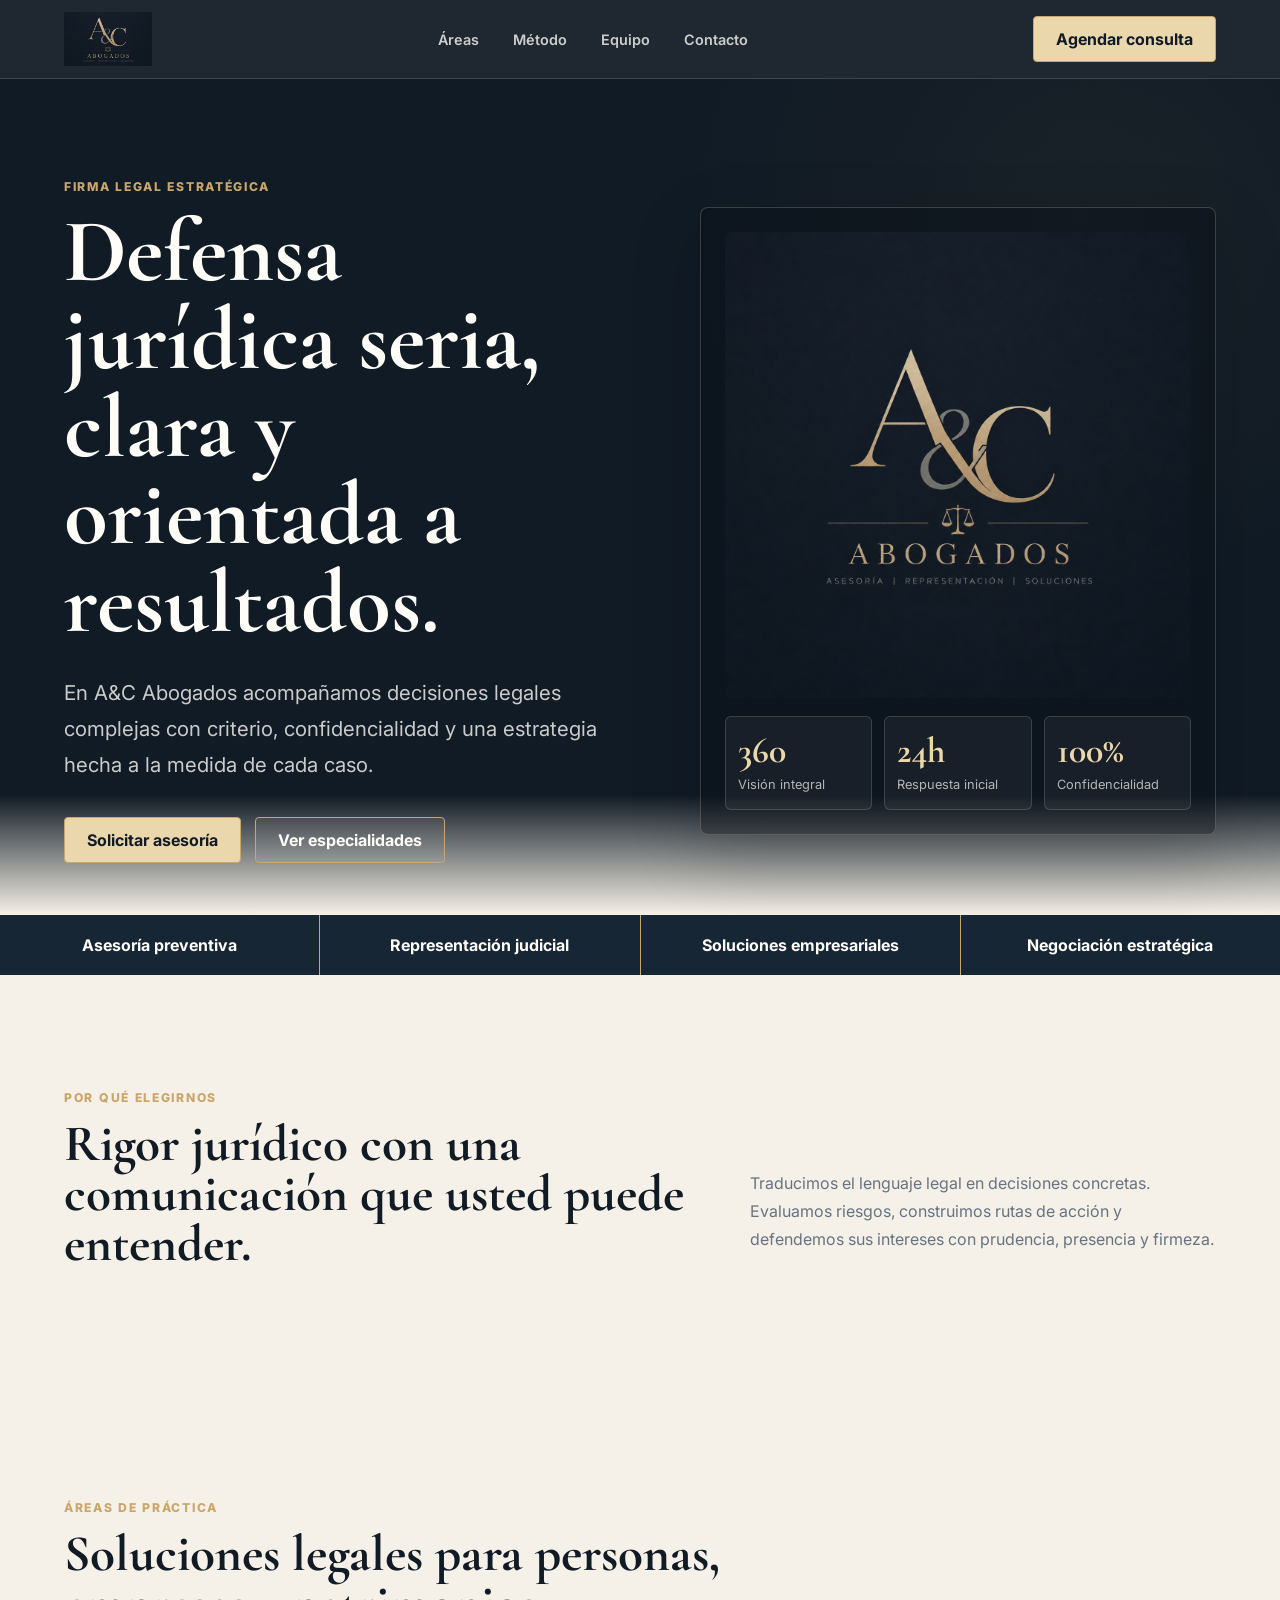
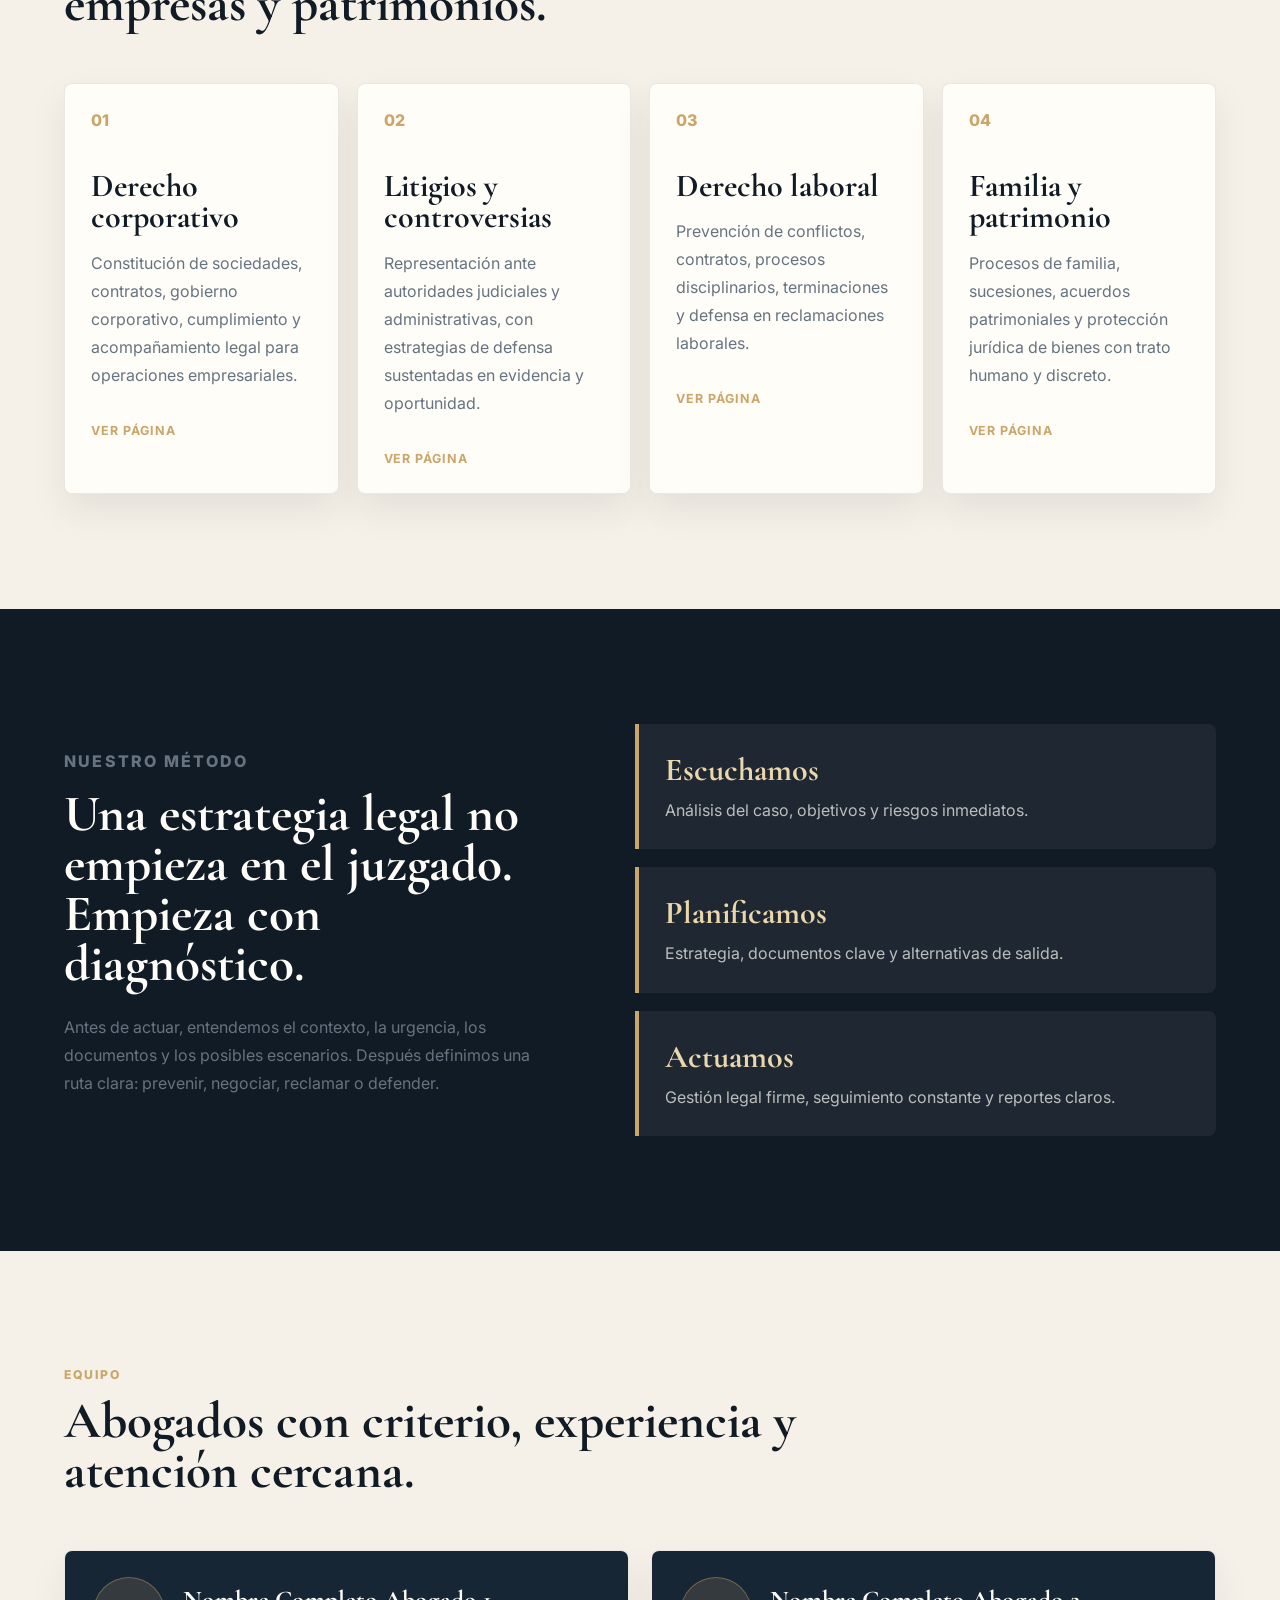
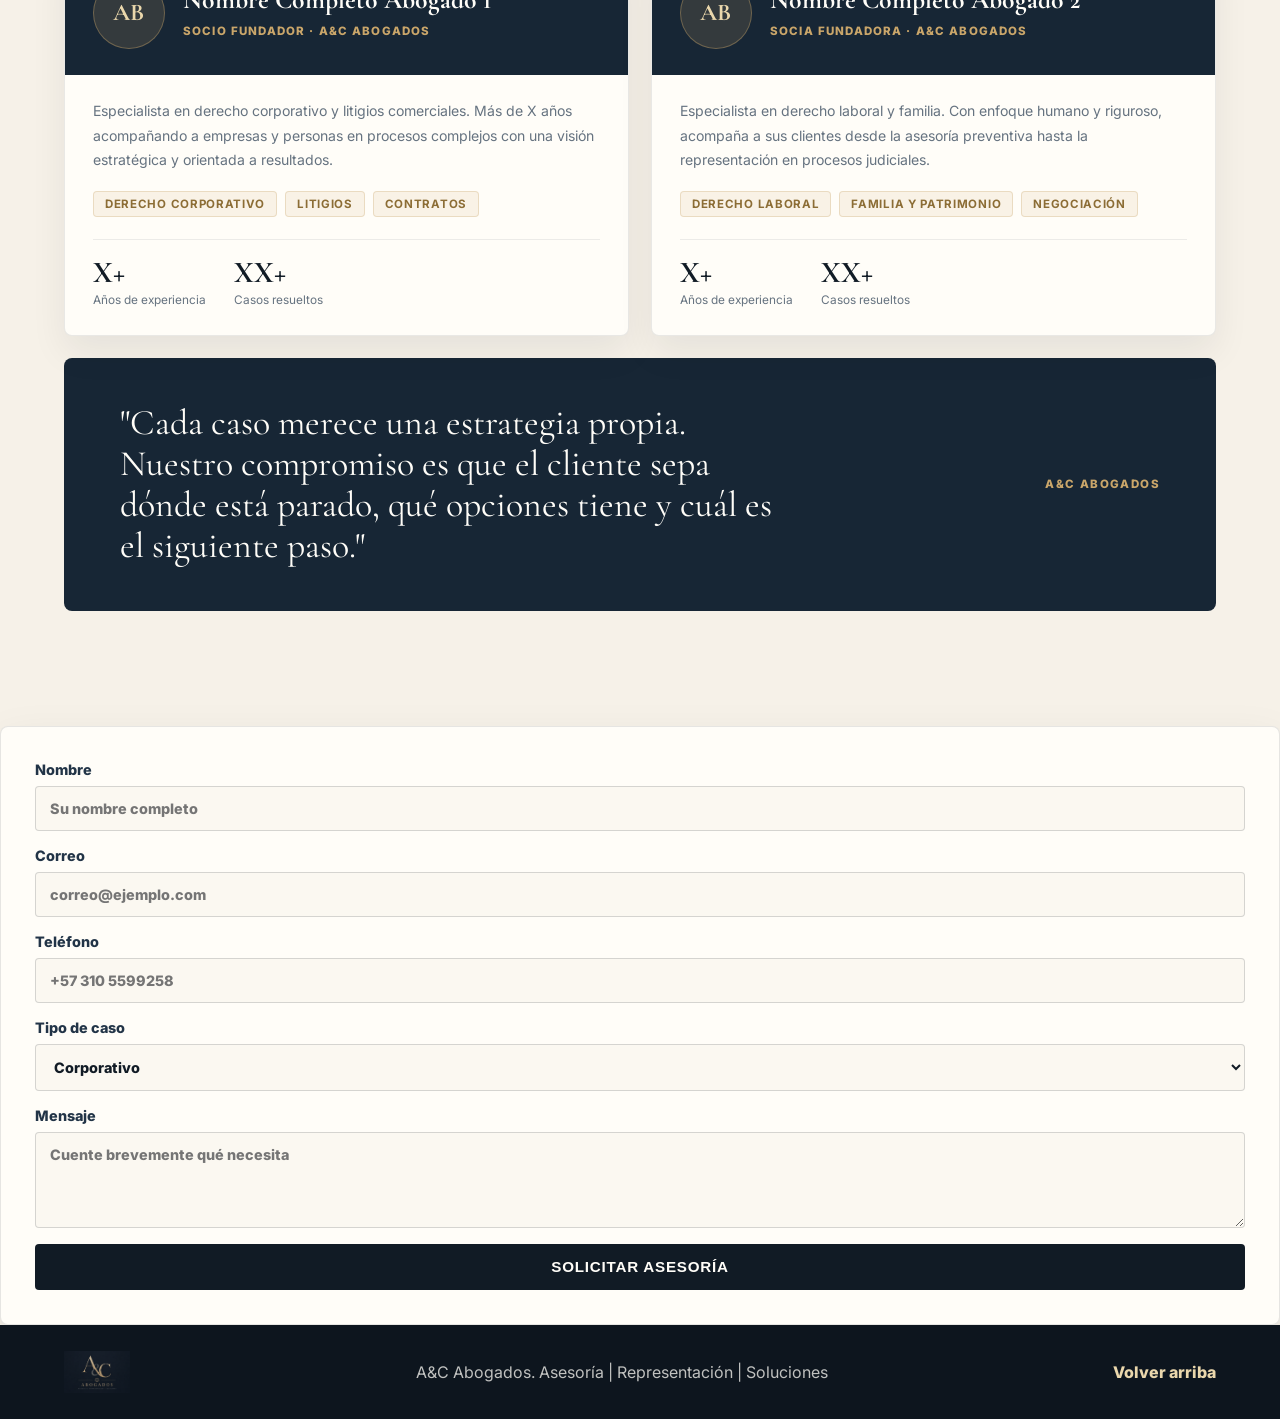
<file: index.html>
<!DOCTYPE html>
<html lang="es">
  <head>
    <meta charset="UTF-8" />
    <meta name="viewport" content="width=device-width, initial-scale=1.0" />
    <title>A&amp;C Abogados | Asesoría, representación y soluciones</title>
    <link rel="preconnect" href="https://fonts.googleapis.com" />
    <link rel="preconnect" href="https://fonts.gstatic.com" crossorigin />
    <link
      href="https://fonts.googleapis.com/css2?family=Cormorant+Garamond:wght@600;700&family=Inter:wght@400;500;600;700&display=swap"
      rel="stylesheet"
    />
    <link rel="stylesheet" href="styles.css" />
  </head>
  <body>
    <header class="site-header">
      <a class="brand" href="#inicio" aria-label="A&C Abogados">
        <img src="./A%26C.png" alt="Logo de A&C Abogados" />
      </a>
      <nav class="main-nav" aria-label="Navegación principal">
        <a href="#areas">Áreas</a>
        <a href="#metodo">Método</a>
        <a href="#equipo">Equipo</a>
        <a href="#contacto">Contacto</a>
      </nav>
      <a class="header-action" href="#contacto">Agendar consulta</a>
    </header>
 
    <main id="inicio">
      <section class="hero">
        <div class="hero-copy">
          <p class="eyebrow">Firma legal estratégica</p>
          <h1>Defensa jurídica seria, clara y orientada a resultados.</h1>
          <p class="hero-text">
            En A&amp;C Abogados acompañamos decisiones legales complejas con criterio,
            confidencialidad y una estrategia hecha a la medida de cada caso.
          </p>
          <div class="hero-actions">
            <a class="button primary" href="#contacto">Solicitar asesoría</a>
            <a class="button secondary" href="#areas">Ver especialidades</a>
          </div>
        </div>
 
        <div class="hero-panel" aria-label="Identidad de A&C Abogados">
          <img src="./A%26C.png" alt="A&C Abogados" />
          <div class="hero-stats">
            <div>
              <strong>360</strong>
              <span>Visión integral</span>
            </div>
            <div>
              <strong>24h</strong>
              <span>Respuesta inicial</span>
            </div>
            <div>
              <strong>100%</strong>
              <span>Confidencialidad</span>
            </div>
          </div>
        </div>
      </section>
 
      <section class="trust-bar" aria-label="Principios de servicio">
        <span>Asesoría preventiva</span>
        <span>Representación judicial</span>
        <span>Soluciones empresariales</span>
        <span>Negociación estratégica</span>
      </section>
 
      <section class="section intro reveal">
        <div>
          <p class="eyebrow">Por qué elegirnos</p>
          <h2>Rigor jurídico con una comunicación que usted puede entender.</h2>
        </div>
        <p>
          Traducimos el lenguaje legal en decisiones concretas. Evaluamos riesgos,
          construimos rutas de acción y defendemos sus intereses con prudencia,
          presencia y firmeza.
        </p>
      </section>
 
      <section class="section reveal" id="areas">
        <div class="section-heading">
          <p class="eyebrow">Áreas de práctica</p>
          <h2>Soluciones legales para personas, empresas y patrimonios.</h2>
        </div>
 
        <div class="practice-grid">
          <a class="practice-card reveal-card" href="derecho-corporativo.html">
            <span>01</span>
            <h3>Derecho corporativo</h3>
            <p>
              Constitución de sociedades, contratos, gobierno corporativo,
              cumplimiento y acompañamiento legal para operaciones empresariales.
            </p>
            <strong>Ver página</strong>
          </a>
          <a class="practice-card reveal-card" href="litigios.html">
            <span>02</span>
            <h3>Litigios y controversias</h3>
            <p>
              Representación ante autoridades judiciales y administrativas, con
              estrategias de defensa sustentadas en evidencia y oportunidad.
            </p>
            <strong>Ver página</strong>
          </a>
          <a class="practice-card reveal-card" href="derecho-laboral.html">
            <span>03</span>
            <h3>Derecho laboral</h3>
            <p>
              Prevención de conflictos, contratos, procesos disciplinarios,
              terminaciones y defensa en reclamaciones laborales.
            </p>
            <strong>Ver página</strong>
          </a>
          <a class="practice-card reveal-card" href="familia-patrimonio.html">
            <span>04</span>
            <h3>Familia y patrimonio</h3>
            <p>
              Procesos de familia, sucesiones, acuerdos patrimoniales y protección
              jurídica de bienes con trato humano y discreto.
            </p>
            <strong>Ver página</strong>
          </a>
        </div>
      </section>
 
      <section class="method reveal" id="metodo">
        <div class="method-copy">
          <p class="eyebrow">Nuestro método</p>
          <h2>Una estrategia legal no empieza en el juzgado. Empieza con diagnóstico.</h2>
          <p>
            Antes de actuar, entendemos el contexto, la urgencia, los documentos y
            los posibles escenarios. Después definimos una ruta clara: prevenir,
            negociar, reclamar o defender.
          </p>
        </div>
        <ol class="timeline">
          <li>
            <strong>Escuchamos</strong>
            <span>Análisis del caso, objetivos y riesgos inmediatos.</span>
          </li>
          <li>
            <strong>Planificamos</strong>
            <span>Estrategia, documentos clave y alternativas de salida.</span>
          </li>
          <li>
            <strong>Actuamos</strong>
            <span>Gestión legal firme, seguimiento constante y reportes claros.</span>
          </li>
        </ol>
      </section>
 
      <!-- ============================================================
           SECCIÓN EQUIPO — NUEVA
           ============================================================
           INSTRUCCIONES PARA EDITAR:
           - Cambia "Nombre Completo Abogado" por el nombre real de cada abogado.
           - Cambia las iniciales dentro de <div class="lawyer-avatar"> (ej: "JG" para Juan García).
           - Cambia el texto del <span> debajo del nombre (cargo / especialidad).
           - Reemplaza el <p class="lawyer-bio"> con la biografía real de cada abogado.
           - En <div class="lawyer-tags"> agrega o quita <span class="lawyer-tag"> según las áreas del abogado.
           - En <div class="lawyer-stats"> ajusta los números de años y casos.
           - Si tienes foto: reemplaza <div class="lawyer-avatar">XX</div>
             por <img class="lawyer-avatar-img" src="./foto-abogado1.jpg" alt="Nombre Abogado">
             y ajusta el CSS (ver styles.css, sección "EQUIPO").
      ============================================================ -->
      <section class="section team reveal" id="equipo">
        <div class="section-heading">
          <p class="eyebrow">Equipo</p>
          <h2>Abogados con criterio, experiencia y atención cercana.</h2>
        </div>
 
        <div class="lawyers-grid">
 
          <!-- ── ABOGADO 1 ── Edita los datos entre estos comentarios -->
          <article class="lawyer-card reveal-card">
            <div class="lawyer-card-top">
              <!-- Cambia las iniciales "AB" por las del abogado, ej: "JG" -->
              <div class="lawyer-avatar">AB</div>
              <div class="lawyer-meta">
                <!-- Cambia por el nombre real -->
                <h3>Nombre Completo Abogado 1</h3>
                <!-- Cambia por el cargo o especialidad principal -->
                <span class="lawyer-role">Socio fundador · A&amp;C Abogados</span>
              </div>
            </div>
            <div class="lawyer-card-body">
              <!-- Escribe aquí la biografía breve (2-3 oraciones) -->
              <p class="lawyer-bio">
                Especialista en derecho corporativo y litigios comerciales.
                Más de X años acompañando a empresas y personas en procesos
                complejos con una visión estratégica y orientada a resultados.
              </p>
              <!-- Agrega o quita etiquetas según las áreas de práctica del abogado -->
              <div class="lawyer-tags">
                <span class="lawyer-tag">Derecho corporativo</span>
                <span class="lawyer-tag">Litigios</span>
                <span class="lawyer-tag">Contratos</span>
              </div>
              <!-- Actualiza los números de experiencia y casos -->
              <div class="lawyer-stats">
                <div class="lawyer-stat">
                  <strong>X+</strong>
                  <span>Años de experiencia</span>
                </div>
                <div class="lawyer-stat">
                  <strong>XX+</strong>
                  <span>Casos resueltos</span>
                </div>
              </div>
            </div>
          </article>
          <!-- ── FIN ABOGADO 1 ── -->
 
          <!-- ── ABOGADO 2 ── Edita los datos entre estos comentarios -->
          <article class="lawyer-card reveal-card">
            <div class="lawyer-card-top">
              <!-- Cambia las iniciales "AB" por las del abogado, ej: "MC" -->
              <div class="lawyer-avatar">AB</div>
              <div class="lawyer-meta">
                <!-- Cambia por el nombre real -->
                <h3>Nombre Completo Abogado 2</h3>
                <!-- Cambia por el cargo o especialidad principal -->
                <span class="lawyer-role">Socia fundadora · A&amp;C Abogados</span>
              </div>
            </div>
            <div class="lawyer-card-body">
              <!-- Escribe aquí la biografía breve (2-3 oraciones) -->
              <p class="lawyer-bio">
                Especialista en derecho laboral y familia. Con enfoque humano
                y riguroso, acompaña a sus clientes desde la asesoría preventiva
                hasta la representación en procesos judiciales.
              </p>
              <!-- Agrega o quita etiquetas según las áreas de práctica del abogado -->
              <div class="lawyer-tags">
                <span class="lawyer-tag">Derecho laboral</span>
                <span class="lawyer-tag">Familia y patrimonio</span>
                <span class="lawyer-tag">Negociación</span>
              </div>
              <!-- Actualiza los números de experiencia y casos -->
              <div class="lawyer-stats">
                <div class="lawyer-stat">
                  <strong>X+</strong>
                  <span>Años de experiencia</span>
                </div>
                <div class="lawyer-stat">
                  <strong>XX+</strong>
                  <span>Casos resueltos</span>
                </div>
              </div>
            </div>
          </article>
          <!-- ── FIN ABOGADO 2 ── -->
 
        </div>
 
        <!-- Cita de la firma — puedes editar el texto entre comillas -->
        <div class="team-quote-block">
          <p>
            "Cada caso merece una estrategia propia. Nuestro compromiso es que
            el cliente sepa dónde está parado, qué opciones tiene y cuál es el
            siguiente paso."
          </p>
          <span>A&amp;C Abogados</span>
        </div>
 
      </section>
      <!-- ============================================================
           FIN SECCIÓN EQUIPO
      ============================================================ -->
 
      <form class="contact-form" id="contactForm">
         <label>
           Nombre
         <input
            type="text"
            id="nombre"
            placeholder="Su nombre completo"
            required
             />
          </label>

  <label>
    Correo
    <input
      type="email"
      id="correo"
      placeholder="correo@ejemplo.com"
      required
    />
  </label>

  <label>
    Teléfono
    <input
      type="tel"
      id="telefono"
      placeholder="+57 310 5599258"
      required
    />
  </label>

  <label>
    Tipo de caso
    <select id="caso">
      <option>Corporativo</option>
      <option>Litigio</option>
      <option>Laboral</option>
      <option>Familia y patrimonio</option>
    </select>
  </label>

  <label>
    Mensaje
    <textarea
      id="mensaje"
      rows="4"
      placeholder="Cuente brevemente qué necesita"
    ></textarea>
      </label>

      <button type="button" onclick="enviarWhatsApp()">
       Solicitar asesoría
      </button>
      </form>
      </section>
    </main>
 
    <footer class="site-footer">
      <img src="./A%26C.png" alt="A&C Abogados" />
      <p>A&amp;C Abogados. Asesoría | Representación | Soluciones</p>
      <a href="#inicio">Volver arriba</a>
    </footer>
    <script src="script.js"></script>
  </body>
</html>
</file>
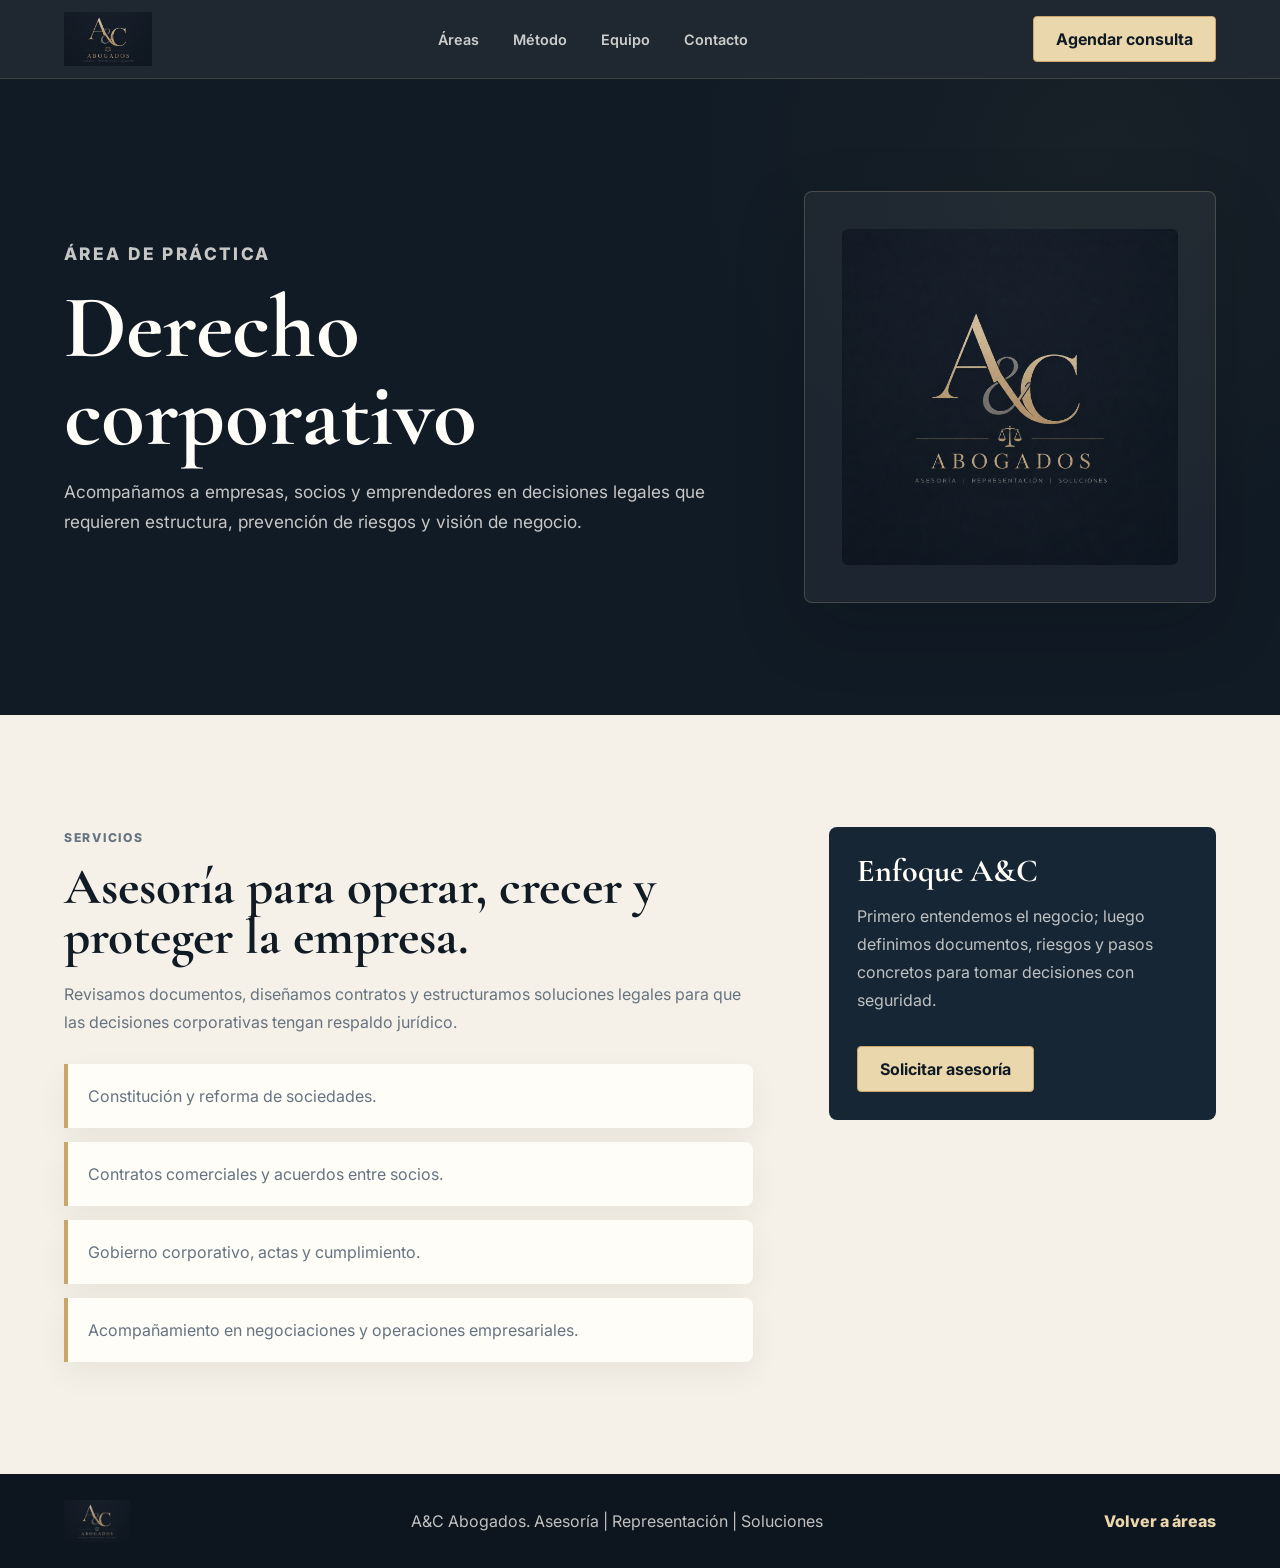
<file: derecho-corporativo.html>
<!DOCTYPE html>
<html lang="es">
  <head>
    <meta charset="UTF-8" />
    <meta name="viewport" content="width=device-width, initial-scale=1.0" />
    <title>Derecho corporativo | A&amp;C Abogados</title>
    <link rel="preconnect" href="https://fonts.googleapis.com" />
    <link rel="preconnect" href="https://fonts.gstatic.com" crossorigin />
    <link
      href="https://fonts.googleapis.com/css2?family=Cormorant+Garamond:wght@600;700&family=Inter:wght@400;500;600;700&display=swap"
      rel="stylesheet"
    />
    <link rel="stylesheet" href="styles.css" />
  </head>
  <body>
    <header class="site-header">
      <a class="brand" href="index.html#inicio" aria-label="A&C Abogados">
        <img src="./A%26C.png" alt="Logo de A&C Abogados" />
      </a>
      <nav class="main-nav" aria-label="Navegación principal">
        <a href="index.html#areas">Áreas</a>
        <a href="index.html#metodo">Método</a>
        <a href="index.html#equipo">Equipo</a>
        <a href="index.html#contacto">Contacto</a>
      </nav>
      <a class="header-action" href="index.html#contacto">Agendar consulta</a>
    </header>

    <main>
      <section class="detail-hero">
        <div>
          <p class="eyebrow">Área de práctica</p>
          <h1>Derecho corporativo</h1>
          <p>
            Acompañamos a empresas, socios y emprendedores en decisiones legales
            que requieren estructura, prevención de riesgos y visión de negocio.
          </p>
        </div>
        <div class="detail-mark">
          <img src="./A%26C.png" alt="A&C Abogados" />
        </div>
      </section>

      <section class="detail-content reveal">
        <div>
          <p class="eyebrow">Servicios</p>
          <h2>Asesoría para operar, crecer y proteger la empresa.</h2>
          <p>
            Revisamos documentos, diseñamos contratos y estructuramos soluciones
            legales para que las decisiones corporativas tengan respaldo jurídico.
          </p>
          <ul class="detail-list">
            <li>Constitución y reforma de sociedades.</li>
            <li>Contratos comerciales y acuerdos entre socios.</li>
            <li>Gobierno corporativo, actas y cumplimiento.</li>
            <li>Acompañamiento en negociaciones y operaciones empresariales.</li>
          </ul>
        </div>
        <aside class="detail-side">
          <h3>Enfoque A&amp;C</h3>
          <p>
            Primero entendemos el negocio; luego definimos documentos, riesgos y
            pasos concretos para tomar decisiones con seguridad.
          </p>
          <a class="button primary" href="index.html#contacto">Solicitar asesoría</a>
        </aside>
      </section>
    </main>

    <footer class="site-footer">
      <img src="./A%26C.png" alt="A&C Abogados" />
      <p>A&amp;C Abogados. Asesoría | Representación | Soluciones</p>
      <a href="index.html#areas">Volver a áreas</a>
    </footer>
    <script src="script.js"></script>
  </body>
</html>
</file>
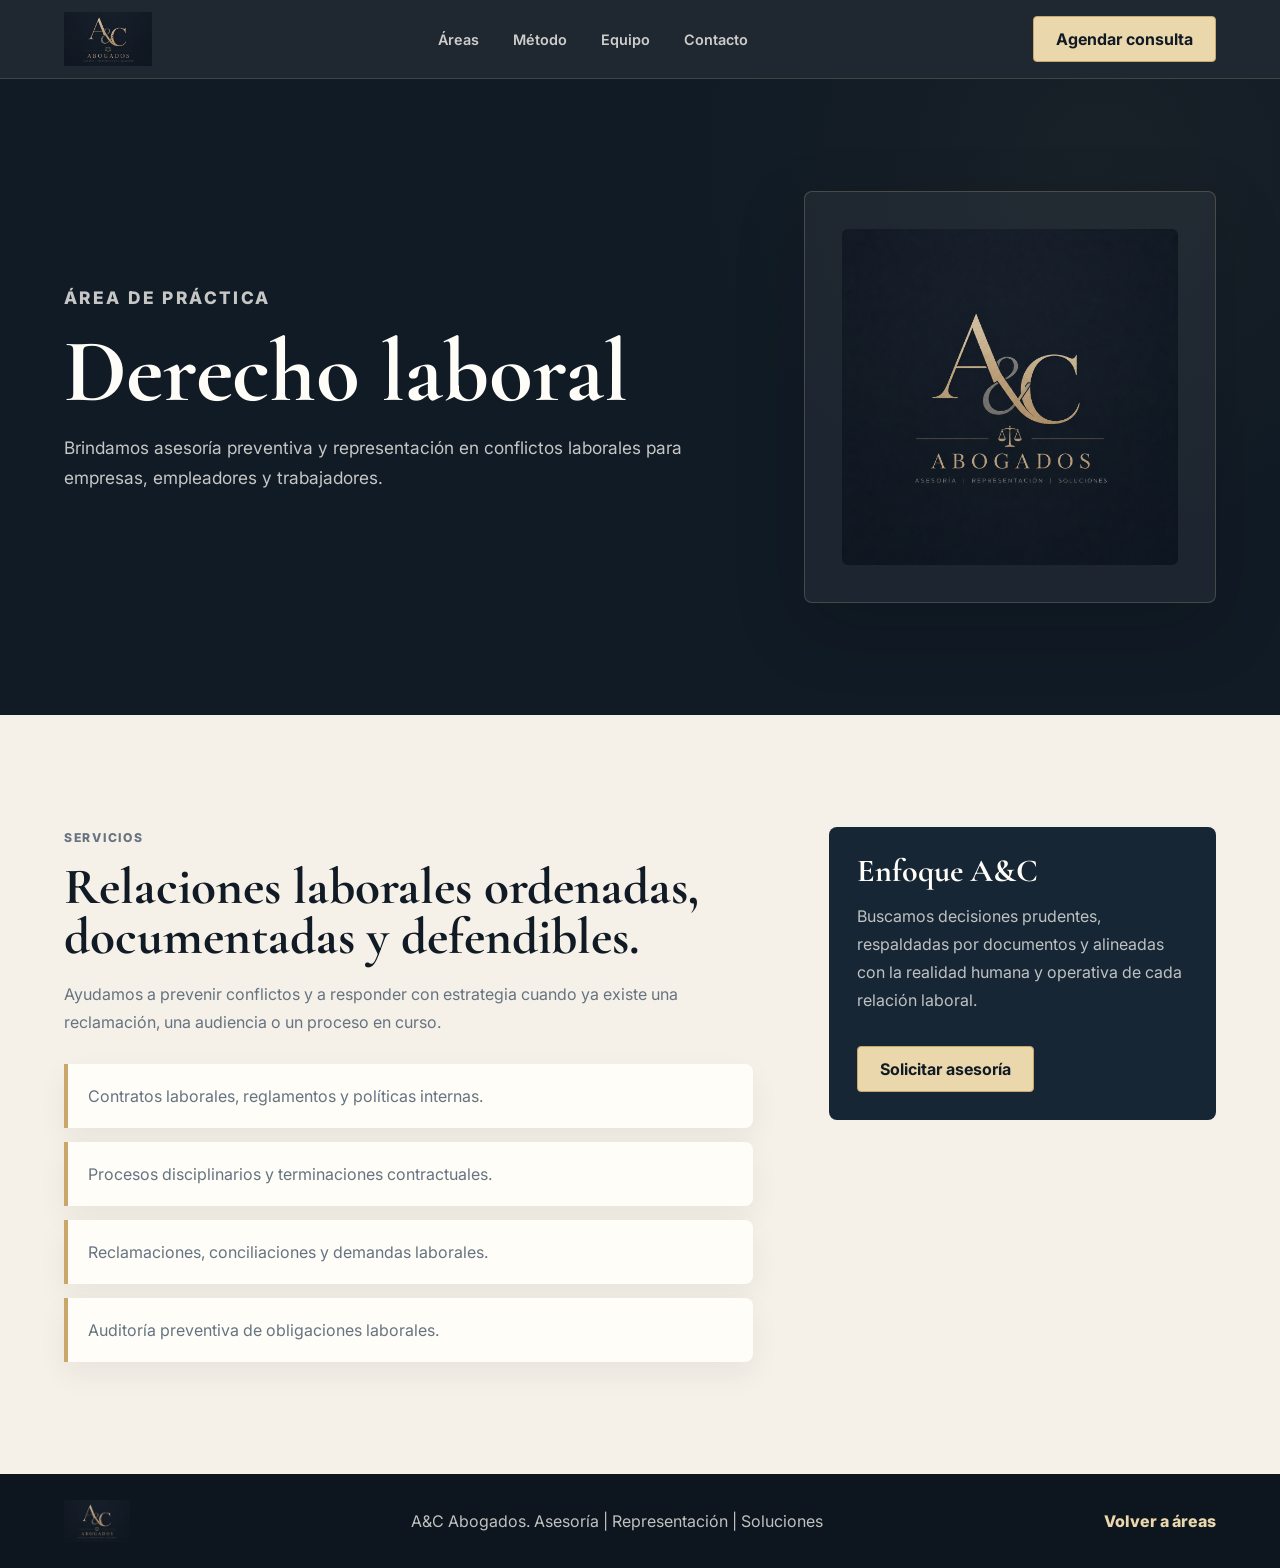
<file: derecho-laboral.html>
<!DOCTYPE html>
<html lang="es">
  <head>
    <meta charset="UTF-8" />
    <meta name="viewport" content="width=device-width, initial-scale=1.0" />
    <title>Derecho laboral | A&amp;C Abogados</title>
    <link rel="preconnect" href="https://fonts.googleapis.com" />
    <link rel="preconnect" href="https://fonts.gstatic.com" crossorigin />
    <link
      href="https://fonts.googleapis.com/css2?family=Cormorant+Garamond:wght@600;700&family=Inter:wght@400;500;600;700&display=swap"
      rel="stylesheet"
    />
    <link rel="stylesheet" href="styles.css" />
  </head>
  <body>
    <header class="site-header">
      <a class="brand" href="index.html#inicio" aria-label="A&C Abogados">
        <img src="./A%26C.png" alt="Logo de A&C Abogados" />
      </a>
      <nav class="main-nav" aria-label="Navegación principal">
        <a href="index.html#areas">Áreas</a>
        <a href="index.html#metodo">Método</a>
        <a href="index.html#equipo">Equipo</a>
        <a href="index.html#contacto">Contacto</a>
      </nav>
      <a class="header-action" href="index.html#contacto">Agendar consulta</a>
    </header>

    <main>
      <section class="detail-hero">
        <div>
          <p class="eyebrow">Área de práctica</p>
          <h1>Derecho laboral</h1>
          <p>
            Brindamos asesoría preventiva y representación en conflictos
            laborales para empresas, empleadores y trabajadores.
          </p>
        </div>
        <div class="detail-mark">
          <img src="./A%26C.png" alt="A&C Abogados" />
        </div>
      </section>

      <section class="detail-content reveal">
        <div>
          <p class="eyebrow">Servicios</p>
          <h2>Relaciones laborales ordenadas, documentadas y defendibles.</h2>
          <p>
            Ayudamos a prevenir conflictos y a responder con estrategia cuando
            ya existe una reclamación, una audiencia o un proceso en curso.
          </p>
          <ul class="detail-list">
            <li>Contratos laborales, reglamentos y políticas internas.</li>
            <li>Procesos disciplinarios y terminaciones contractuales.</li>
            <li>Reclamaciones, conciliaciones y demandas laborales.</li>
            <li>Auditoría preventiva de obligaciones laborales.</li>
          </ul>
        </div>
        <aside class="detail-side">
          <h3>Enfoque A&amp;C</h3>
          <p>
            Buscamos decisiones prudentes, respaldadas por documentos y alineadas
            con la realidad humana y operativa de cada relación laboral.
          </p>
          <a class="button primary" href="index.html#contacto">Solicitar asesoría</a>
        </aside>
      </section>
    </main>

    <footer class="site-footer">
      <img src="./A%26C.png" alt="A&C Abogados" />
      <p>A&amp;C Abogados. Asesoría | Representación | Soluciones</p>
      <a href="index.html#areas">Volver a áreas</a>
    </footer>
    <script src="script.js"></script>
  </body>
</html>
</file>
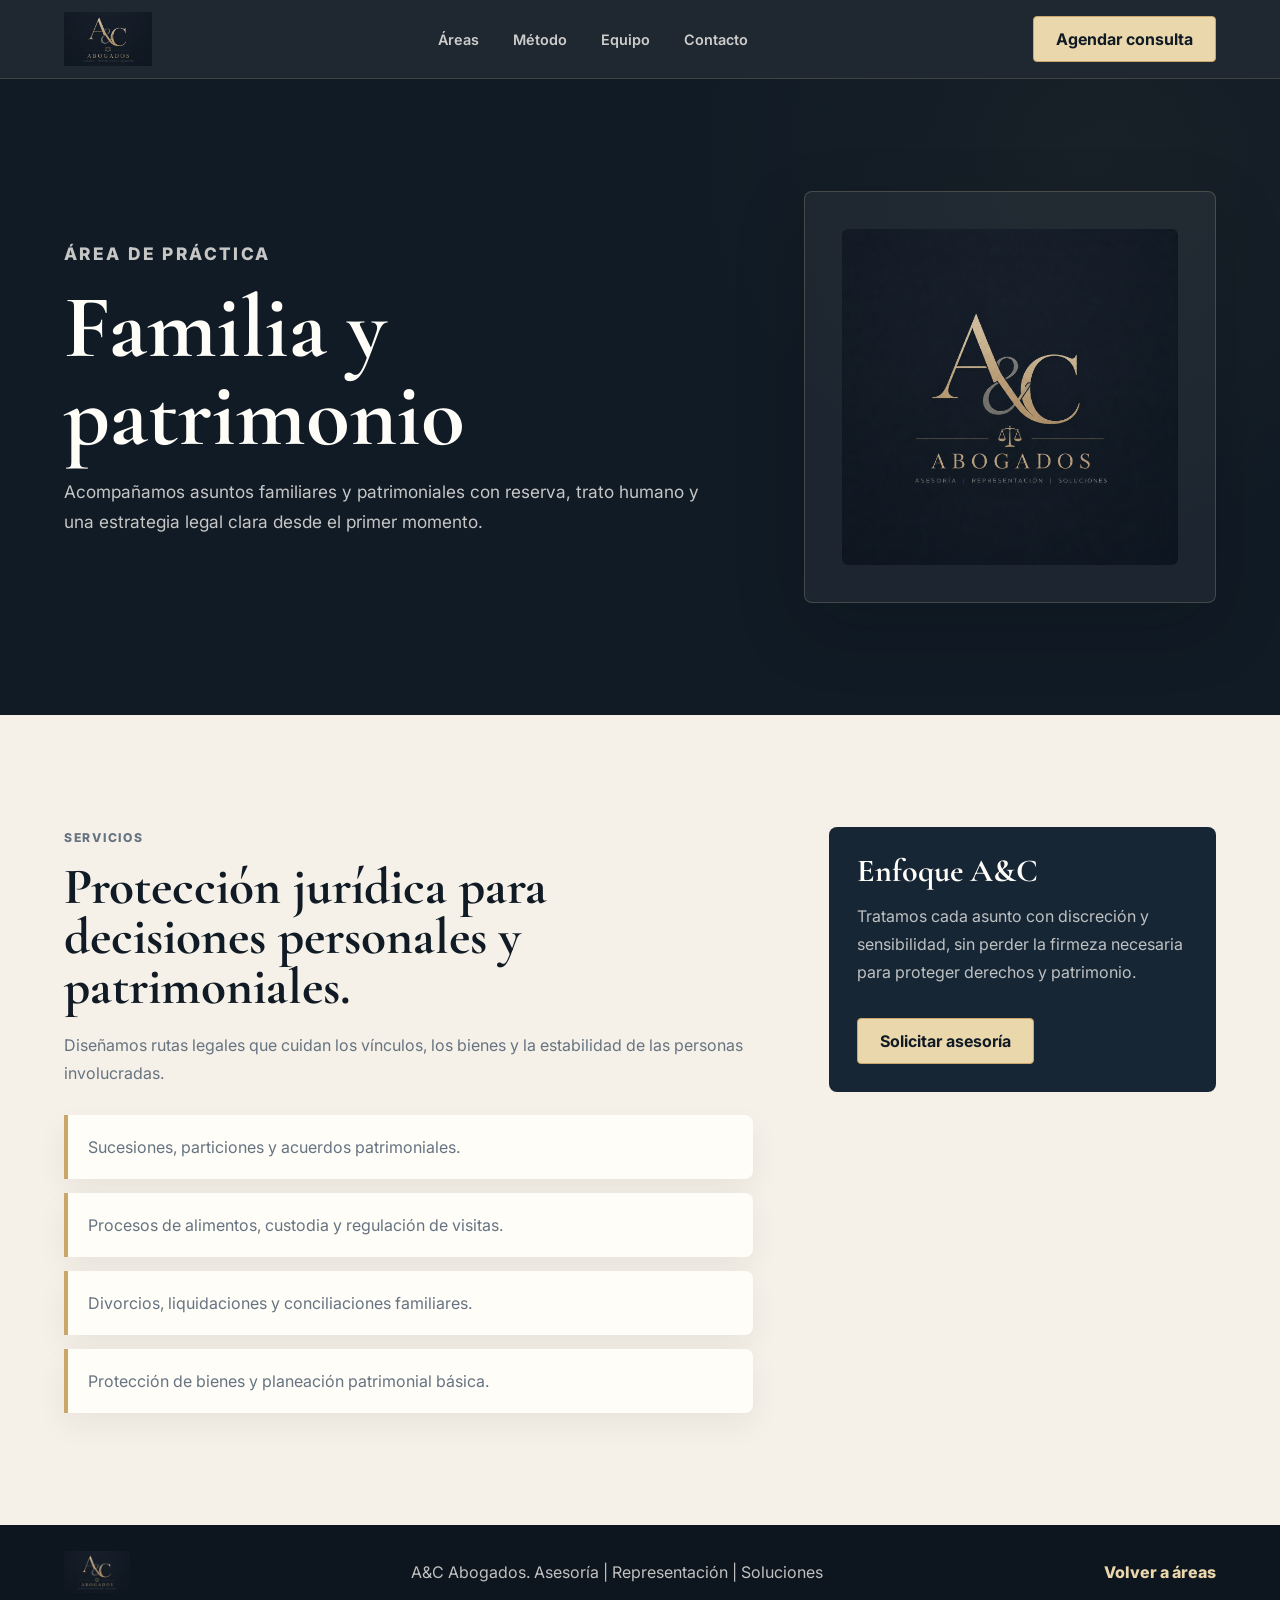
<file: familia-patrimonio.html>
<!DOCTYPE html>
<html lang="es">
  <head>
    <meta charset="UTF-8" />
    <meta name="viewport" content="width=device-width, initial-scale=1.0" />
    <title>Familia y patrimonio | A&amp;C Abogados</title>
    <link rel="preconnect" href="https://fonts.googleapis.com" />
    <link rel="preconnect" href="https://fonts.gstatic.com" crossorigin />
    <link
      href="https://fonts.googleapis.com/css2?family=Cormorant+Garamond:wght@600;700&family=Inter:wght@400;500;600;700&display=swap"
      rel="stylesheet"
    />
    <link rel="stylesheet" href="styles.css" />
  </head>
  <body>
    <header class="site-header">
      <a class="brand" href="index.html#inicio" aria-label="A&C Abogados">
        <img src="./A%26C.png" alt="Logo de A&C Abogados" />
      </a>
      <nav class="main-nav" aria-label="Navegación principal">
        <a href="index.html#areas">Áreas</a>
        <a href="index.html#metodo">Método</a>
        <a href="index.html#equipo">Equipo</a>
        <a href="index.html#contacto">Contacto</a>
      </nav>
      <a class="header-action" href="index.html#contacto">Agendar consulta</a>
    </header>

    <main>
      <section class="detail-hero">
        <div>
          <p class="eyebrow">Área de práctica</p>
          <h1>Familia y patrimonio</h1>
          <p>
            Acompañamos asuntos familiares y patrimoniales con reserva, trato
            humano y una estrategia legal clara desde el primer momento.
          </p>
        </div>
        <div class="detail-mark">
          <img src="./A%26C.png" alt="A&C Abogados" />
        </div>
      </section>

      <section class="detail-content reveal">
        <div>
          <p class="eyebrow">Servicios</p>
          <h2>Protección jurídica para decisiones personales y patrimoniales.</h2>
          <p>
            Diseñamos rutas legales que cuidan los vínculos, los bienes y la
            estabilidad de las personas involucradas.
          </p>
          <ul class="detail-list">
            <li>Sucesiones, particiones y acuerdos patrimoniales.</li>
            <li>Procesos de alimentos, custodia y regulación de visitas.</li>
            <li>Divorcios, liquidaciones y conciliaciones familiares.</li>
            <li>Protección de bienes y planeación patrimonial básica.</li>
          </ul>
        </div>
        <aside class="detail-side">
          <h3>Enfoque A&amp;C</h3>
          <p>
            Tratamos cada asunto con discreción y sensibilidad, sin perder la
            firmeza necesaria para proteger derechos y patrimonio.
          </p>
          <a class="button primary" href="index.html#contacto">Solicitar asesoría</a>
        </aside>
      </section>
    </main>

    <footer class="site-footer">
      <img src="./A%26C.png" alt="A&C Abogados" />
      <p>A&amp;C Abogados. Asesoría | Representación | Soluciones</p>
      <a href="index.html#areas">Volver a áreas</a>
    </footer>
    <script src="script.js"></script>
  </body>
</html>
</file>
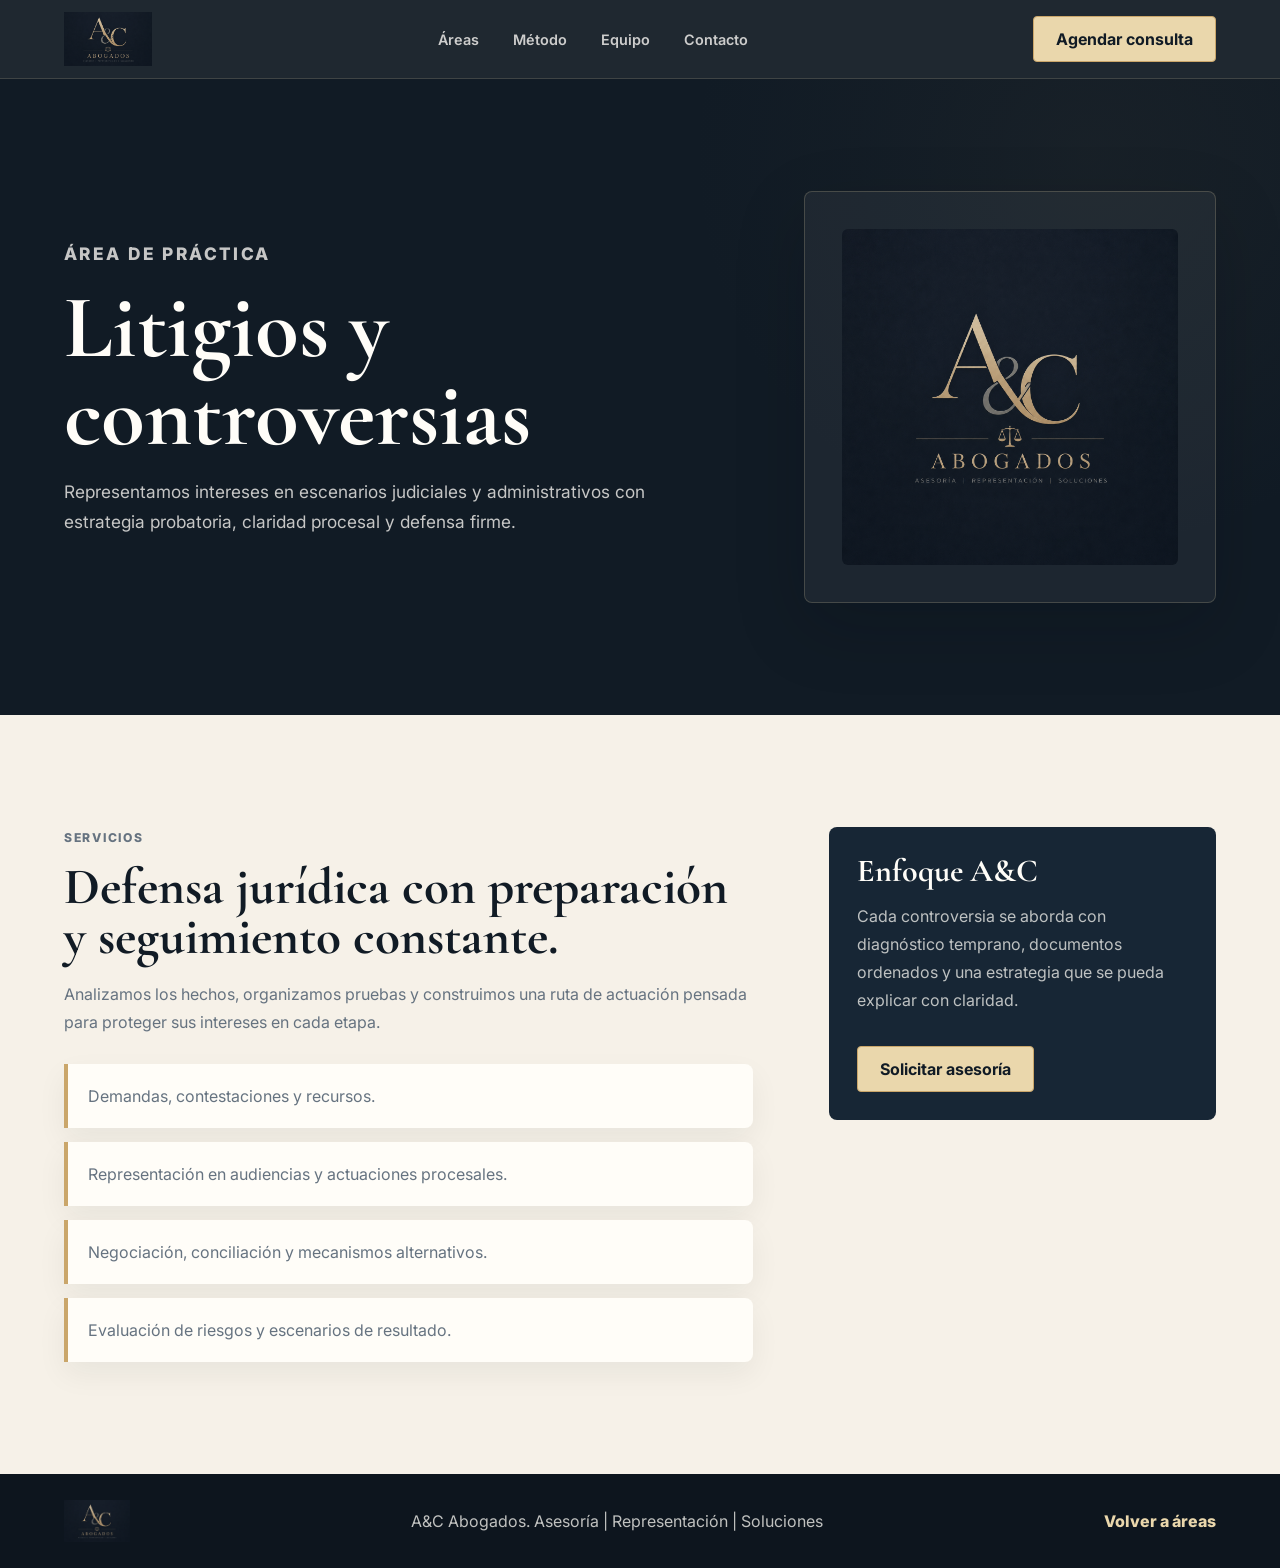
<file: litigios.html>
<!DOCTYPE html>
<html lang="es">
  <head>
    <meta charset="UTF-8" />
    <meta name="viewport" content="width=device-width, initial-scale=1.0" />
    <title>Litigios y controversias | A&amp;C Abogados</title>
    <link rel="preconnect" href="https://fonts.googleapis.com" />
    <link rel="preconnect" href="https://fonts.gstatic.com" crossorigin />
    <link
      href="https://fonts.googleapis.com/css2?family=Cormorant+Garamond:wght@600;700&family=Inter:wght@400;500;600;700&display=swap"
      rel="stylesheet"
    />
    <link rel="stylesheet" href="styles.css" />
  </head>
  <body>
    <header class="site-header">
      <a class="brand" href="index.html#inicio" aria-label="A&C Abogados">
        <img src="./A%26C.png" alt="Logo de A&C Abogados" />
      </a>
      <nav class="main-nav" aria-label="Navegación principal">
        <a href="index.html#areas">Áreas</a>
        <a href="index.html#metodo">Método</a>
        <a href="index.html#equipo">Equipo</a>
        <a href="index.html#contacto">Contacto</a>
      </nav>
      <a class="header-action" href="index.html#contacto">Agendar consulta</a>
    </header>

    <main>
      <section class="detail-hero">
        <div>
          <p class="eyebrow">Área de práctica</p>
          <h1>Litigios y controversias</h1>
          <p>
            Representamos intereses en escenarios judiciales y administrativos
            con estrategia probatoria, claridad procesal y defensa firme.
          </p>
        </div>
        <div class="detail-mark">
          <img src="./A%26C.png" alt="A&C Abogados" />
        </div>
      </section>

      <section class="detail-content reveal">
        <div>
          <p class="eyebrow">Servicios</p>
          <h2>Defensa jurídica con preparación y seguimiento constante.</h2>
          <p>
            Analizamos los hechos, organizamos pruebas y construimos una ruta de
            actuación pensada para proteger sus intereses en cada etapa.
          </p>
          <ul class="detail-list">
            <li>Demandas, contestaciones y recursos.</li>
            <li>Representación en audiencias y actuaciones procesales.</li>
            <li>Negociación, conciliación y mecanismos alternativos.</li>
            <li>Evaluación de riesgos y escenarios de resultado.</li>
          </ul>
        </div>
        <aside class="detail-side">
          <h3>Enfoque A&amp;C</h3>
          <p>
            Cada controversia se aborda con diagnóstico temprano, documentos
            ordenados y una estrategia que se pueda explicar con claridad.
          </p>
          <a class="button primary" href="index.html#contacto">Solicitar asesoría</a>
        </aside>
      </section>
    </main>

    <footer class="site-footer">
      <img src="./A%26C.png" alt="A&C Abogados" />
      <p>A&amp;C Abogados. Asesoría | Representación | Soluciones</p>
      <a href="index.html#areas">Volver a áreas</a>
    </footer>
    <script src="script.js"></script>
  </body>
</html>
</file>
<file: styles.css>
:root {
  --ink: #111b25;
  --ink-2: #172635;
  --ink-3: #223447;
  --gold: #caa66a;
  --gold-light: #ead7ac;
  --paper: #f6f1e8;
  --white: #fffdf8;
  --muted: #667380;
  --line: rgba(202, 166, 106, 0.28);
  --shadow: 0 24px 70px rgba(6, 12, 19, 0.18);
}
 
* {
  box-sizing: border-box;
}
 
html {
  scroll-behavior: smooth;
}
 
body {
  margin: 0;
  color: var(--ink);
  background: var(--paper);
  font-family: "Inter", Arial, sans-serif;
}
 
a {
  color: inherit;
  text-decoration: none;
}
 
img {
  display: block;
  max-width: 100%;
}
 
/* ─── HEADER ─── */
 
.site-header {
  position: sticky;
  top: 0;
  z-index: 20;
  display: flex;
  align-items: center;
  justify-content: space-between;
  gap: 24px;
  min-height: 78px;
  padding: 12px clamp(18px, 5vw, 72px);
  color: var(--white);
  background: rgba(17, 27, 37, 0.94);
  border-bottom: 1px solid rgba(234, 215, 172, 0.16);
  backdrop-filter: blur(16px);
}
 
.brand {
  display: inline-flex;
  align-items: center;
  width: 88px;
  height: 54px;
  overflow: hidden;
}
 
.brand img {
  width: 88px;
  height: 88px;
  object-fit: cover;
  object-position: center;
}
 
.main-nav {
  display: flex;
  gap: clamp(16px, 3vw, 34px);
  color: rgba(255, 253, 248, 0.78);
  font-size: 0.9rem;
  font-weight: 600;
}
 
.main-nav a:hover {
  color: var(--gold-light);
}
 
.header-action,
.button,
.contact-form button {
  display: inline-flex;
  align-items: center;
  justify-content: center;
  min-height: 46px;
  padding: 0 22px;
  border: 1px solid var(--gold);
  border-radius: 4px;
  font-weight: 700;
  transition: transform 180ms ease, background 180ms ease, color 180ms ease;
}
 
.header-action {
  color: var(--ink);
  background: var(--gold-light);
}
 
.header-action:hover,
.button:hover,
.contact-form button:hover {
  transform: translateY(-2px);
}
 
/* ─── HERO ─── */
 
.hero {
  position: relative;
  display: grid;
  grid-template-columns: minmax(0, 1.04fr) minmax(330px, 0.96fr);
  gap: clamp(36px, 6vw, 80px);
  min-height: calc(100vh - 78px);
  padding: clamp(56px, 8vw, 100px) clamp(18px, 5vw, 72px) 52px;
  color: var(--white);
  background:
    linear-gradient(120deg, rgba(17, 27, 37, 0.96), rgba(17, 27, 37, 0.74)),
    radial-gradient(circle at 84% 16%, rgba(202, 166, 106, 0.26), transparent 30%),
    var(--ink);
  overflow: hidden;
}
 
.hero::after {
  content: "";
  position: absolute;
  inset: auto 0 0 0;
  height: 120px;
  background: linear-gradient(180deg, rgba(246, 241, 232, 0), var(--paper));
  pointer-events: none;
}
 
.hero-copy,
.hero-panel {
  position: relative;
  z-index: 1;
}
 
.hero-copy {
  align-self: center;
  max-width: 760px;
}
 
.eyebrow {
  margin: 0 0 14px;
  color: var(--gold);
  font-size: 0.76rem;
  font-weight: 800;
  letter-spacing: 0.14em;
  text-transform: uppercase;
}
 
h1,
h2,
h3 {
  margin: 0;
  font-family: "Cormorant Garamond", Georgia, serif;
  line-height: 0.98;
}
 
h1 {
  max-width: 760px;
  font-size: clamp(3.4rem, 7vw, 6.9rem);
}
 
h2 {
  font-size: clamp(2.25rem, 4vw, 4.5rem);
}
 
h3 {
  font-size: 2rem;
}
 
.hero-text {
  max-width: 640px;
  margin: 28px 0 0;
  color: rgba(255, 253, 248, 0.78);
  font-size: clamp(1.05rem, 1.8vw, 1.28rem);
  line-height: 1.75;
}
 
.hero-actions {
  display: flex;
  flex-wrap: wrap;
  gap: 14px;
  margin-top: 34px;
}
 
.button.primary {
  color: var(--ink);
  background: var(--gold-light);
}
 
.button.secondary {
  color: var(--white);
  background: rgba(255, 255, 255, 0.05);
}
 
.hero-panel {
  align-self: center;
  padding: 24px;
  border: 1px solid rgba(234, 215, 172, 0.22);
  border-radius: 8px;
  background: rgba(7, 13, 20, 0.38);
  box-shadow: var(--shadow);
}
 
.hero-panel img {
  width: 100%;
  aspect-ratio: 1;
  object-fit: cover;
  border-radius: 6px;
}
 
.hero-stats {
  display: grid;
  grid-template-columns: repeat(3, 1fr);
  gap: 12px;
  margin-top: 18px;
}
 
.hero-stats div {
  padding: 16px 12px;
  border: 1px solid rgba(234, 215, 172, 0.18);
  border-radius: 6px;
  background: rgba(255, 253, 248, 0.05);
}
 
.hero-stats strong {
  display: block;
  color: var(--gold-light);
  font-family: "Cormorant Garamond", Georgia, serif;
  font-size: clamp(1.6rem, 3vw, 2.25rem);
  line-height: 1;
}
 
.hero-stats span {
  display: block;
  margin-top: 7px;
  color: rgba(255, 253, 248, 0.68);
  font-size: 0.8rem;
  line-height: 1.35;
}
 
/* ─── TRUST BAR ─── */
 
.trust-bar {
  display: grid;
  grid-template-columns: repeat(4, 1fr);
  gap: 1px;
  color: var(--white);
  background: var(--gold);
}
 
.trust-bar span {
  padding: 20px clamp(14px, 3vw, 28px);
  background: var(--ink-2);
  font-weight: 700;
  text-align: center;
}
 
/* ─── SECTIONS ─── */
 
.section,
.method,
.contact-section {
  padding: clamp(70px, 9vw, 118px) clamp(18px, 5vw, 72px);
}
 
.intro {
  display: grid;
  grid-template-columns: minmax(0, 1fr) minmax(280px, 0.75fr);
  gap: clamp(24px, 5vw, 64px);
  align-items: end;
}
 
.intro p:last-child,
.method-copy p,
.contact-section p,
.team-profile p,
.quote-block p,
.practice-card p {
  color: var(--muted);
  font-size: 1rem;
  line-height: 1.75;
}
 
.section-heading {
  max-width: 820px;
  margin-bottom: clamp(30px, 5vw, 54px);
}
 
/* ─── PRACTICE GRID ─── */
 
.practice-grid {
  display: grid;
  grid-template-columns: repeat(4, 1fr);
  gap: 18px;
}
 
.practice-card {
  position: relative;
  display: block;
  min-height: 312px;
  padding: 26px;
  border: 1px solid rgba(17, 27, 37, 0.09);
  border-radius: 8px;
  background: var(--white);
  box-shadow: 0 16px 36px rgba(17, 27, 37, 0.08);
  overflow: hidden;
  transition: transform 240ms ease, box-shadow 240ms ease, border-color 240ms ease;
}

.practice-card::after {
  content: "";
  position: absolute;
  inset: auto 0 0 0;
  height: 4px;
  background: linear-gradient(90deg, var(--gold), var(--gold-light));
  transform: scaleX(0);
  transform-origin: left;
  transition: transform 240ms ease;
}

.practice-card:hover {
  border-color: rgba(202, 166, 106, 0.5);
  box-shadow: 0 24px 54px rgba(17, 27, 37, 0.14);
  transform: translateY(-8px);
}

.practice-card:hover::after {
  transform: scaleX(1);
}
 
.practice-card span {
  display: inline-block;
  margin-bottom: 40px;
  color: var(--gold);
  font-weight: 800;
}
 
.practice-card h3 {
  margin-bottom: 16px;
}

.practice-card strong {
  display: inline-flex;
  margin-top: 18px;
  color: var(--gold);
  font-size: 0.78rem;
  letter-spacing: 0.08em;
  text-transform: uppercase;
}

/* ─── SCROLL ANIMATIONS ─── */

.reveal,
.reveal-card {
  opacity: 0;
  transform: translateY(28px);
  transition: opacity 700ms ease, transform 700ms ease;
}

.reveal-card {
  transition-delay: var(--delay, 0ms);
}

.reveal.is-visible,
.reveal-card.is-visible {
  opacity: 1;
  transform: translateY(0);
}

@media (prefers-reduced-motion: reduce) {
  html {
    scroll-behavior: auto;
  }

  .reveal,
  .reveal-card,
  .practice-card,
  .button,
  .header-action,
  .contact-form button {
    transition: none;
  }
}
 
/* ─── METHOD ─── */
 
.method {
  display: grid;
  grid-template-columns: minmax(0, 0.85fr) minmax(300px, 1fr);
  gap: clamp(30px, 6vw, 80px);
  color: var(--white);
  background: var(--ink);
}
 
.method-copy {
  align-self: center;
}
 
.method-copy h2 {
  margin-bottom: 24px;
}
 
.timeline {
  display: grid;
  gap: 18px;
  margin: 0;
  padding: 0;
  list-style: none;
}
 
.timeline li {
  padding: 26px;
  border-left: 4px solid var(--gold);
  border-radius: 0 8px 8px 0;
  background: rgba(255, 253, 248, 0.06);
}
 
.timeline strong {
  display: block;
  margin-bottom: 8px;
  color: var(--gold-light);
  font-family: "Cormorant Garamond", Georgia, serif;
  font-size: 2rem;
}
 
.timeline span {
  color: rgba(255, 253, 248, 0.7);
  line-height: 1.65;
}
 
/* ─── TEAM (sección original — se mantiene por compatibilidad) ─── */
 
.team-layout {
  display: grid;
  grid-template-columns: minmax(280px, 0.85fr) minmax(0, 1fr);
  gap: 24px;
}
 
.team-profile,
.quote-block {
  padding: clamp(26px, 4vw, 42px);
  border-radius: 8px;
}
 
.team-profile {
  color: var(--white);
  background: var(--ink-2);
}
 
.profile-mark {
  display: grid;
  place-items: center;
  width: 108px;
  height: 108px;
  margin-bottom: 28px;
  border: 1px solid var(--line);
  border-radius: 50%;
  color: var(--gold-light);
  font-family: "Cormorant Garamond", Georgia, serif;
  font-size: 2rem;
  font-weight: 700;
}
 
.team-profile p {
  color: rgba(255, 253, 248, 0.72);
}
 
.quote-block {
  display: flex;
  flex-direction: column;
  justify-content: center;
  border: 1px solid rgba(17, 27, 37, 0.09);
  background: var(--white);
}
 
.quote-block p {
  margin: 0;
  font-family: "Cormorant Garamond", Georgia, serif;
  font-size: clamp(2rem, 3.5vw, 3.9rem);
  line-height: 1.05;
  color: var(--ink);
}
 
.quote-block span {
  margin-top: 24px;
  color: var(--gold);
  font-weight: 800;
}
 
/* ══════════════════════════════════════════════════════════════
   EQUIPO — PERFILES DE ABOGADOS (sección nueva)
   ══════════════════════════════════════════════════════════════
 
   DÓNDE CAMBIAR COLORES:
   - Fondo del encabezado de tarjeta (.lawyer-card-top): cambia "background: var(--ink-2)"
   - Color del avatar circular (.lawyer-avatar): cambia "background" y "color"
   - Color de las etiquetas (.lawyer-tag): cambia "background" y "color"
   - Color del borde izquierdo en stats (.lawyer-stats): cambia "border-left"
 
   CÓMO AGREGAR FOTO EN LUGAR DE INICIALES:
   1. En el HTML, reemplaza <div class="lawyer-avatar">XX</div>
      por <img class="lawyer-avatar-img" src="./tu-foto.jpg" alt="Nombre">
   2. Agrega este CSS:
      .lawyer-avatar-img {
        width: 72px;
        height: 72px;
        border-radius: 50%;
        object-fit: cover;
        object-position: top;
        border: 2px solid var(--gold);
        flex-shrink: 0;
      }
   ══════════════════════════════════════════════════════════════ */
 
.lawyers-grid {
  display: grid;
  grid-template-columns: repeat(2, 1fr);
  gap: 22px;
  margin-bottom: 22px;
}
 
.lawyer-card {
  border: 1px solid rgba(17, 27, 37, 0.09);
  border-radius: 8px;
  overflow: hidden;
  background: var(--white);
  box-shadow: 0 16px 36px rgba(17, 27, 37, 0.07);
}
 
/* Encabezado oscuro de la tarjeta */
.lawyer-card-top {
  background: var(--ink-2);       /* ← cambia el color de fondo del encabezado aquí */
  padding: 26px 28px;
  display: flex;
  align-items: center;
  gap: 18px;
}
 
/* Avatar circular con iniciales */
.lawyer-avatar {
  width: 72px;
  height: 72px;
  border-radius: 50%;
  background: rgba(202, 166, 106, 0.16);   /* ← fondo del avatar */
  border: 1px solid rgba(202, 166, 106, 0.4);
  display: flex;
  align-items: center;
  justify-content: center;
  color: var(--gold-light);                 /* ← color de las iniciales */
  font-family: "Cormorant Garamond", Georgia, serif;
  font-size: 1.5rem;
  font-weight: 700;
  flex-shrink: 0;
  letter-spacing: 0.02em;
}
 
.lawyer-meta h3 {
  color: var(--white);
  font-size: 1.6rem;
  margin: 0 0 5px;
  line-height: 1.05;
}
 
/* Cargo / especialidad */
.lawyer-role {
  color: var(--gold);              /* ← color del cargo */
  font-size: 0.72rem;
  font-weight: 800;
  text-transform: uppercase;
  letter-spacing: 0.1em;
}
 
/* Cuerpo de la tarjeta */
.lawyer-card-body {
  padding: 24px 28px 26px;
}
 
.lawyer-bio {
  color: var(--muted);
  font-size: 0.88rem;
  line-height: 1.75;
  margin: 0 0 18px;
}
 
/* Etiquetas de especialidad */
.lawyer-tags {
  display: flex;
  flex-wrap: wrap;
  gap: 8px;
  margin-bottom: 22px;
}
 
.lawyer-tag {
  background: rgba(202, 166, 106, 0.12);   /* ← fondo de etiquetas */
  border: 1px solid rgba(202, 166, 106, 0.3);
  border-radius: 4px;
  color: #8c6d35;                           /* ← texto de etiquetas */
  font-size: 0.72rem;
  font-weight: 700;
  padding: 5px 11px;
  text-transform: uppercase;
  letter-spacing: 0.06em;
}
 
/* Estadísticas (años / casos) */
.lawyer-stats {
  display: flex;
  gap: 28px;
  border-top: 1px solid rgba(17, 27, 37, 0.08);
  padding-top: 18px;
}
 
.lawyer-stat strong {
  display: block;
  font-family: "Cormorant Garamond", Georgia, serif;
  font-size: 1.9rem;
  color: var(--ink);
  line-height: 1;
}
 
.lawyer-stat span {
  color: var(--muted);
  font-size: 0.74rem;
  line-height: 1.4;
  margin-top: 4px;
  display: block;
}
 
/* Bloque de cita de la firma */
.team-quote-block {
  background: var(--ink-2);
  border-radius: 8px;
  padding: clamp(28px, 4vw, 44px) clamp(28px, 5vw, 56px);
  display: flex;
  align-items: center;
  justify-content: space-between;
  gap: 36px;
}
 
.team-quote-block p {
  font-family: "Cormorant Garamond", Georgia, serif;
  font-size: clamp(1.6rem, 2.8vw, 2.5rem);
  color: var(--white);
  line-height: 1.15;
  margin: 0;
  max-width: 680px;
}
 
.team-quote-block span {
  color: var(--gold);
  font-size: 0.72rem;
  font-weight: 800;
  letter-spacing: 0.12em;
  text-transform: uppercase;
  white-space: nowrap;
}
 
/* ══════════════════════════════════════════════════════════════
   FIN ESTILOS EQUIPO
   ══════════════════════════════════════════════════════════════ */
 
/* ─── CONTACT ─── */
 
.contact-section {
  display: grid;
  grid-template-columns: minmax(0, 0.8fr) minmax(320px, 0.7fr);
  gap: clamp(30px, 6vw, 78px);
  align-items: start;
  background: #ebe3d4;
}
 
.contact-section h2 {
  margin-bottom: 20px;
}
 
.contact-form {
  display: grid;
  gap: 16px;
  padding: clamp(22px, 4vw, 34px);
  border: 1px solid rgba(17, 27, 37, 0.1);
  border-radius: 8px;
  background: var(--white);
  box-shadow: 0 20px 48px rgba(17, 27, 37, 0.1);
}
 
.contact-form label {
  display: grid;
  gap: 8px;
  color: var(--ink-3);
  font-size: 0.9rem;
  font-weight: 800;
}
 
.contact-form input,
.contact-form select,
.contact-form textarea {
  width: 100%;
  border: 1px solid rgba(17, 27, 37, 0.16);
  border-radius: 4px;
  padding: 13px 14px;
  color: var(--ink);
  background: #fbf8f1;
  font: inherit;
}
 
.contact-form textarea {
  resize: vertical;
}
 
.contact-form button {
  width: 100%;
  border: 0;
  color: var(--white);
  background: var(--ink);
  cursor: pointer;
}
 
/* ─── FOOTER ─── */
 
.site-footer {
  display: flex;
  align-items: center;
  justify-content: space-between;
  gap: 18px;
  padding: 26px clamp(18px, 5vw, 72px);
  color: rgba(255, 253, 248, 0.74);
  background: #0d151e;
}
 
.site-footer img {
  width: 66px;
  height: 42px;
  object-fit: cover;
}
 
.site-footer p {
  margin: 0;
}
 
.site-footer a {
  color: var(--gold-light);
  font-weight: 800;
}

/* ─── PRACTICE DETAIL PAGES ─── */

.detail-hero {
  display: grid;
  grid-template-columns: minmax(0, 1fr) minmax(280px, 0.62fr);
  gap: clamp(30px, 6vw, 76px);
  align-items: center;
  min-height: 62vh;
  padding: clamp(62px, 9vw, 112px) clamp(18px, 5vw, 72px);
  color: var(--white);
  background:
    linear-gradient(120deg, rgba(17, 27, 37, 0.96), rgba(17, 27, 37, 0.78)),
    radial-gradient(circle at 85% 12%, rgba(202, 166, 106, 0.24), transparent 32%),
    var(--ink);
}

.detail-hero h1 {
  max-width: 820px;
}

.detail-hero p {
  max-width: 670px;
  color: rgba(255, 253, 248, 0.76);
  font-size: 1.08rem;
  line-height: 1.75;
}

.detail-mark {
  display: grid;
  place-items: center;
  aspect-ratio: 1;
  border: 1px solid rgba(234, 215, 172, 0.2);
  border-radius: 8px;
  background: rgba(255, 253, 248, 0.05);
  box-shadow: var(--shadow);
}

.detail-mark img {
  width: min(82%, 360px);
  border-radius: 6px;
}

.detail-content {
  display: grid;
  grid-template-columns: minmax(0, 0.8fr) minmax(280px, 0.45fr);
  gap: clamp(28px, 6vw, 76px);
  padding: clamp(66px, 9vw, 112px) clamp(18px, 5vw, 72px);
}

.detail-content h2 {
  margin-bottom: 18px;
}

.detail-content p,
.detail-list li,
.detail-side p {
  color: var(--muted);
  line-height: 1.75;
}

.detail-list {
  display: grid;
  gap: 14px;
  margin: 28px 0 0;
  padding: 0;
  list-style: none;
}

.detail-list li {
  padding: 18px 20px;
  border-left: 4px solid var(--gold);
  border-radius: 0 8px 8px 0;
  background: var(--white);
  box-shadow: 0 12px 30px rgba(17, 27, 37, 0.06);
}

.detail-side {
  align-self: start;
  padding: 28px;
  border-radius: 8px;
  color: var(--white);
  background: var(--ink-2);
}

.detail-side h3 {
  margin-bottom: 14px;
}

.detail-side p {
  color: rgba(255, 253, 248, 0.72);
}

.detail-side .button {
  margin-top: 16px;
}
 
/* ─── RESPONSIVE ─── */
 
@media (max-width: 1040px) {
  .hero,
  .intro,
  .method,
  .team-layout,
  .contact-section,
  .detail-hero,
  .detail-content {
    grid-template-columns: 1fr;
  }
 
  .hero {
    min-height: auto;
  }
 
  .hero-panel {
    max-width: 620px;
  }
 
  .practice-grid {
    grid-template-columns: repeat(2, 1fr);
  }
 
  /* Equipo en tablet: una tarjeta por fila */
  .lawyers-grid {
    grid-template-columns: 1fr;
  }
 
  .team-quote-block {
    flex-direction: column;
    align-items: flex-start;
    gap: 20px;
  }
}
 
@media (max-width: 760px) {
  .site-header {
    flex-wrap: wrap;
  }
 
  .brand {
    width: 76px;
  }
 
  .main-nav {
    order: 3;
    width: 100%;
    justify-content: space-between;
    gap: 10px;
    font-size: 0.82rem;
  }
 
  .header-action {
    min-height: 40px;
    padding: 0 14px;
    font-size: 0.82rem;
  }
 
  h1 {
    font-size: clamp(3rem, 16vw, 4.25rem);
  }
 
  .hero {
    padding-top: 46px;
  }
 
  .hero-stats,
  .trust-bar,
  .practice-grid {
    grid-template-columns: 1fr;
  }
 
  .practice-card {
    min-height: auto;
  }
 
  /* Equipo en móvil */
  .lawyers-grid {
    grid-template-columns: 1fr;
  }
 
  .lawyer-card-top {
    padding: 20px;
  }
 
  .lawyer-card-body {
    padding: 20px;
  }
 
  .lawyer-stats {
    gap: 20px;
  }
 
  .site-footer {
    flex-direction: column;
    align-items: flex-start;
  }
}
 
.contact-form input:focus,
.contact-form select:focus,
.contact-form textarea:focus {
  outline: none;
  border-color: var(--gold);
  box-shadow: 0 0 0 4px rgba(202, 166, 106, 0.15);
}

.contact-form button {
  font-size: 0.95rem;
  letter-spacing: 0.05em;
  text-transform: uppercase;
}

.contact-form button:hover {
  background: var(--ink-2);
}
</file>
